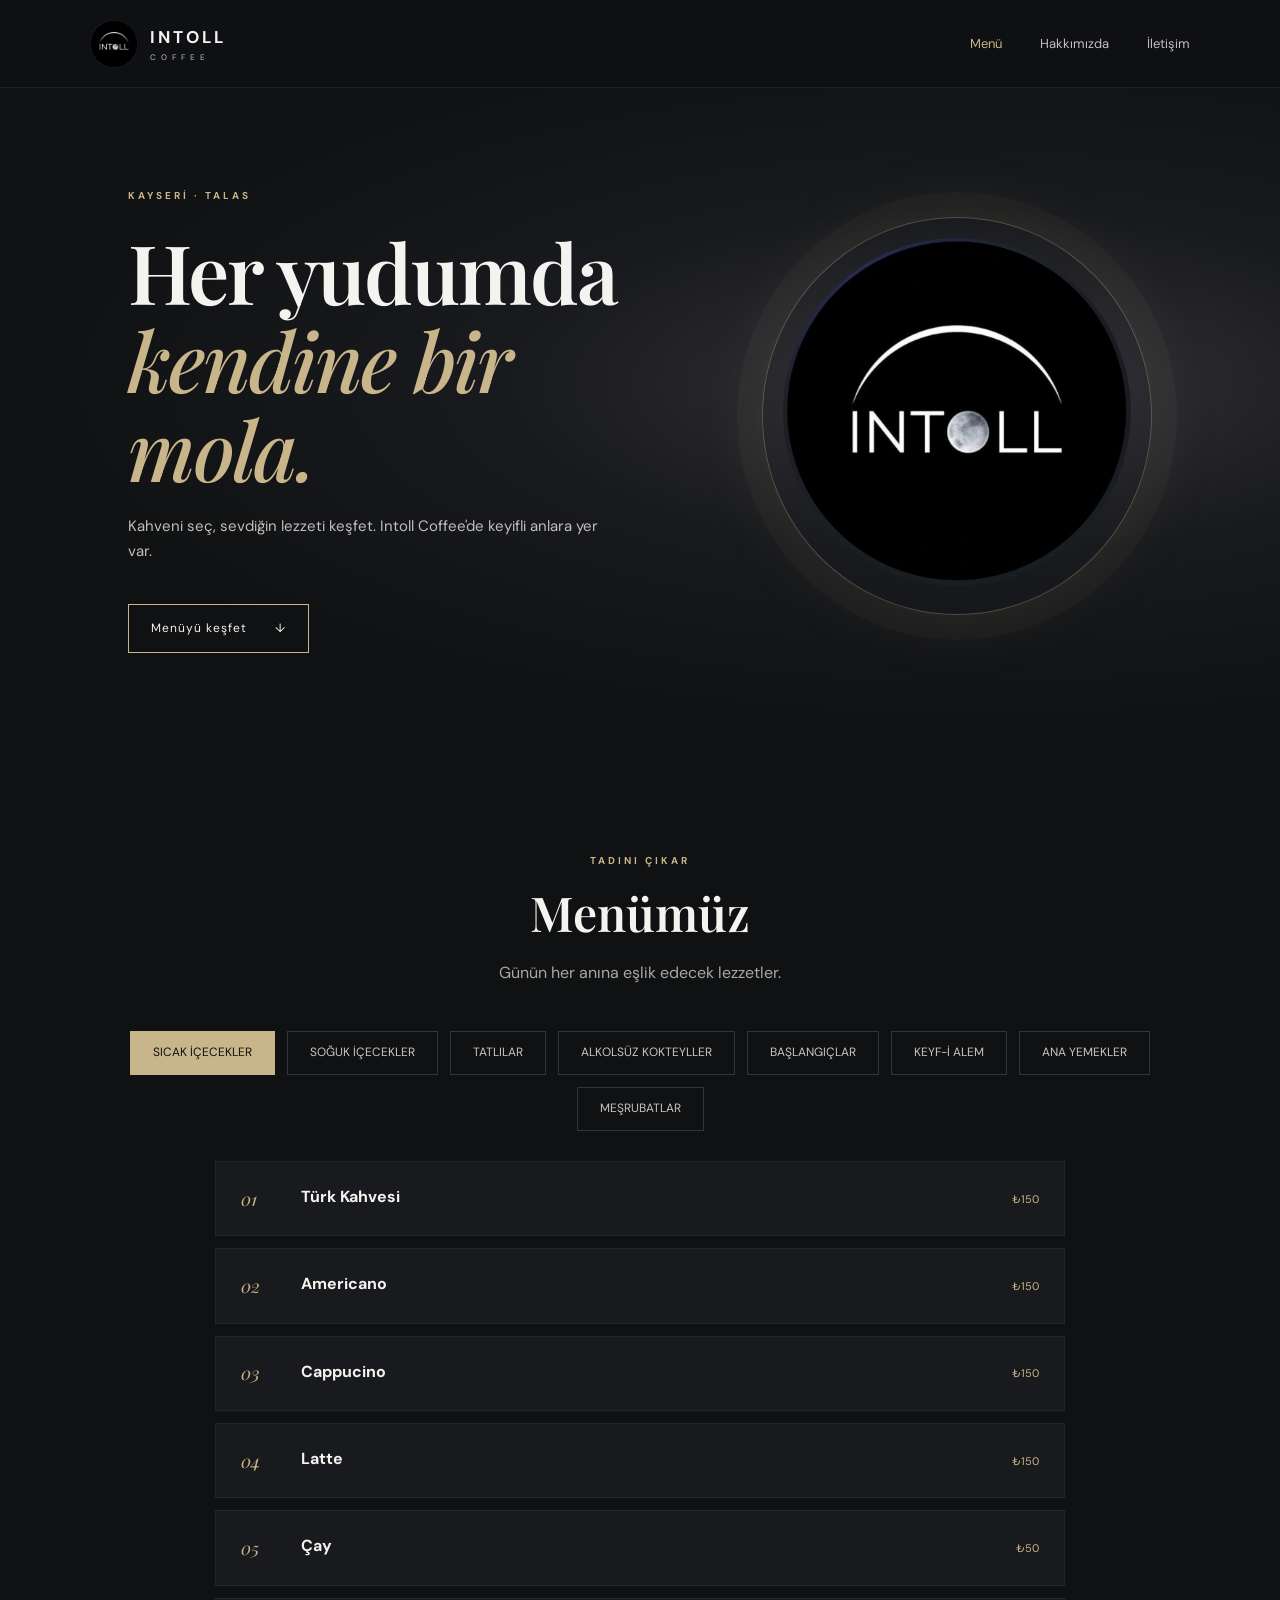
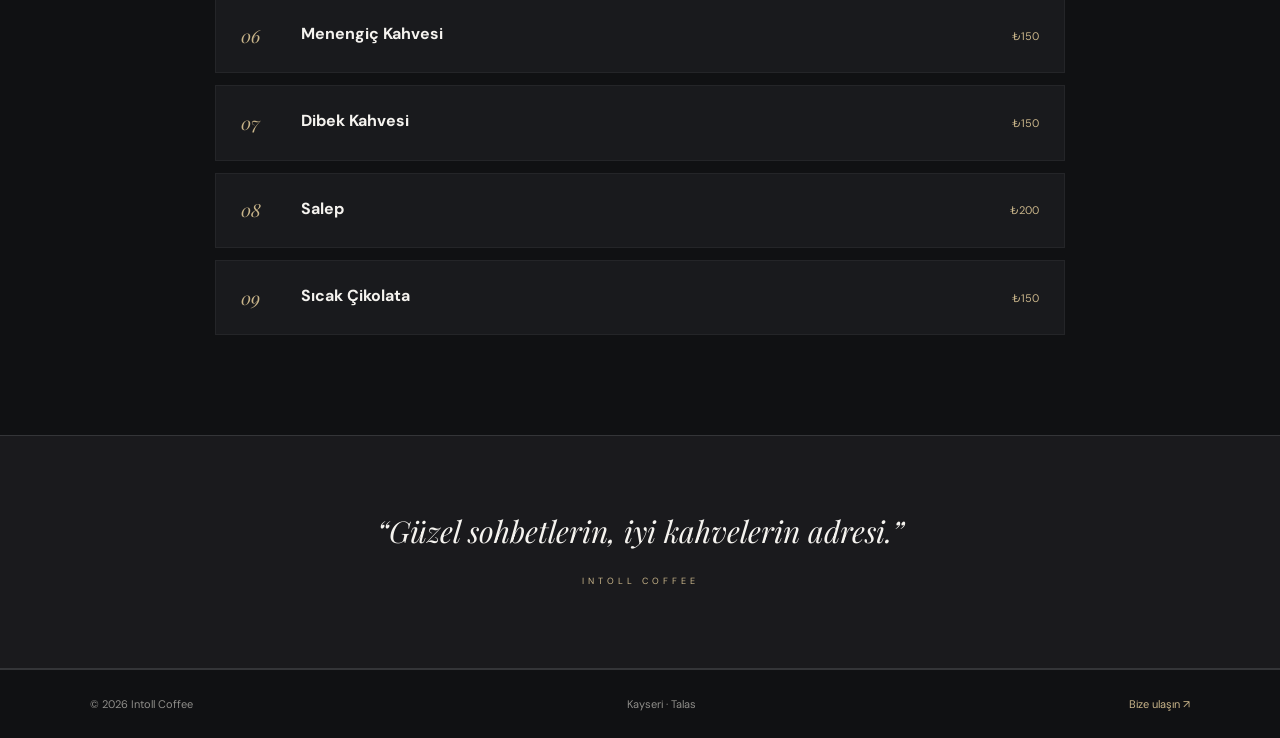
<file: index.html>
<!DOCTYPE html>
<html lang="tr">
<head>
  <meta charset="UTF-8"><meta name="viewport" content="width=device-width, initial-scale=1">
  <meta name="description" content="Intoll Coffee — Kayseri Talas'ta kahve, lezzet ve keyifli anlar.">
  <title>Menü | Intoll Coffee</title><link rel="stylesheet" href="style.css">
</head>
<body>
<header class="site-header"><a class="brand" href="index.html"><img src="assets/intoll-logo.jpg" alt="Intoll Coffee logosu"><span>INTOLL <small>COFFEE</small></span></a>
<button class="nav-toggle" aria-label="Menüyü aç" aria-expanded="false">☰</button>
<nav class="nav"><a class="active" href="index.html">Menü</a><a href="about.html">Hakkımızda</a><a href="contact.html">İletişim</a></nav></header>
<main>
<section class="hero menu-hero"><div class="hero-content"><p class="eyebrow">KAYSERİ · TALAS</p><h1>Her yudumda<br><em>kendine bir mola.</em></h1><p>Kahveni seç, sevdiğin lezzeti keşfet. Intoll Coffee'de keyifli anlara yer var.</p><a class="button" href="#menu">Menüyü keşfet <span>↓</span></a></div><div class="hero-orbit"><img src="assets/intoll-logo.jpg" alt="Intoll Coffee"></div></section>
<section id="menu" class="section menu-section"><div class="section-heading"><p class="eyebrow">TADINI ÇIKAR</p><h2>Menümüz</h2><p>Günün her anına eşlik edecek lezzetler.</p></div>
<div class="menu-tabs" role="tablist"><button class="tab active" data-category="coffee">SICAK İÇECEKLER</button><button class="tab" data-category="cold_coffee">SOĞUK İÇECEKLER</button><button class="tab" data-category="dessert">TATLILAR</button><button class="tab" data-category="noAlcohol">ALKOLSÜZ KOKTEYLLER</button><button class="tab" data-category="starter">BAŞLANGIÇLAR</button><button class="tab" data-category="keyif">KEYF-İ ALEM</button><button class="tab" data-category="main">ANA YEMEKLER</button><button class="tab" data-category="mesrubat">MEŞRUBATLAR</button></div>
<div class="menu-grid" id="menu-items">
<article class="menu-card"><span class="menu-number">01</span><div><h3>Türk Kahvesi</h3></div><span class="price">150₺</span></article>
<article class="menu-card"><span class="menu-number">02</span><div><h3>Americano</h3></div><span class="price">150₺</span></article>
<article class="menu-card"><span class="menu-number">03</span><div><h3>Cappucino</h3></div><span class="price">150₺</span></article>
<article class="menu-card"><span class="menu-number">04</span><div><h3>Latte</h3></div><span class="price">150₺</span></article>
<article class="menu-card"><span class="menu-number">05</span><div><h3>Çay</h3></div><span class="price">50₺</span></article>
<article class="menu-card"><span class="menu-number">06</span><div><h3>Menengiç Kahvesi</h3></div><span class="price">150₺</span></article>
<article class="menu-card"><span class="menu-number">07</span><div><h3>Dibek Kahvesi</h3></div><span class="price">150₺</span></article>
<article class="menu-card"><span class="menu-number">08</span><div><h3>Salep</h3></div><span class="price">200₺</span></article>
<article class="menu-card"><span class="menu-number">09</span><div><h3>Sıcak Çikolata</h3></div><span class="price">150₺</span></article>

</div>
</section>
<section class="quote-band"><p>“Güzel sohbetlerin, iyi kahvelerin adresi.”</p><span>INTOLL COFFEE</span></section>
</main>
<footer><span>© <span id="year"></span> Intoll Coffee</span><span>Kayseri · Talas</span><a href="contact.html">Bize ulaşın ↗</a></footer>
<script src="script.js"></script></body></html>
</file>
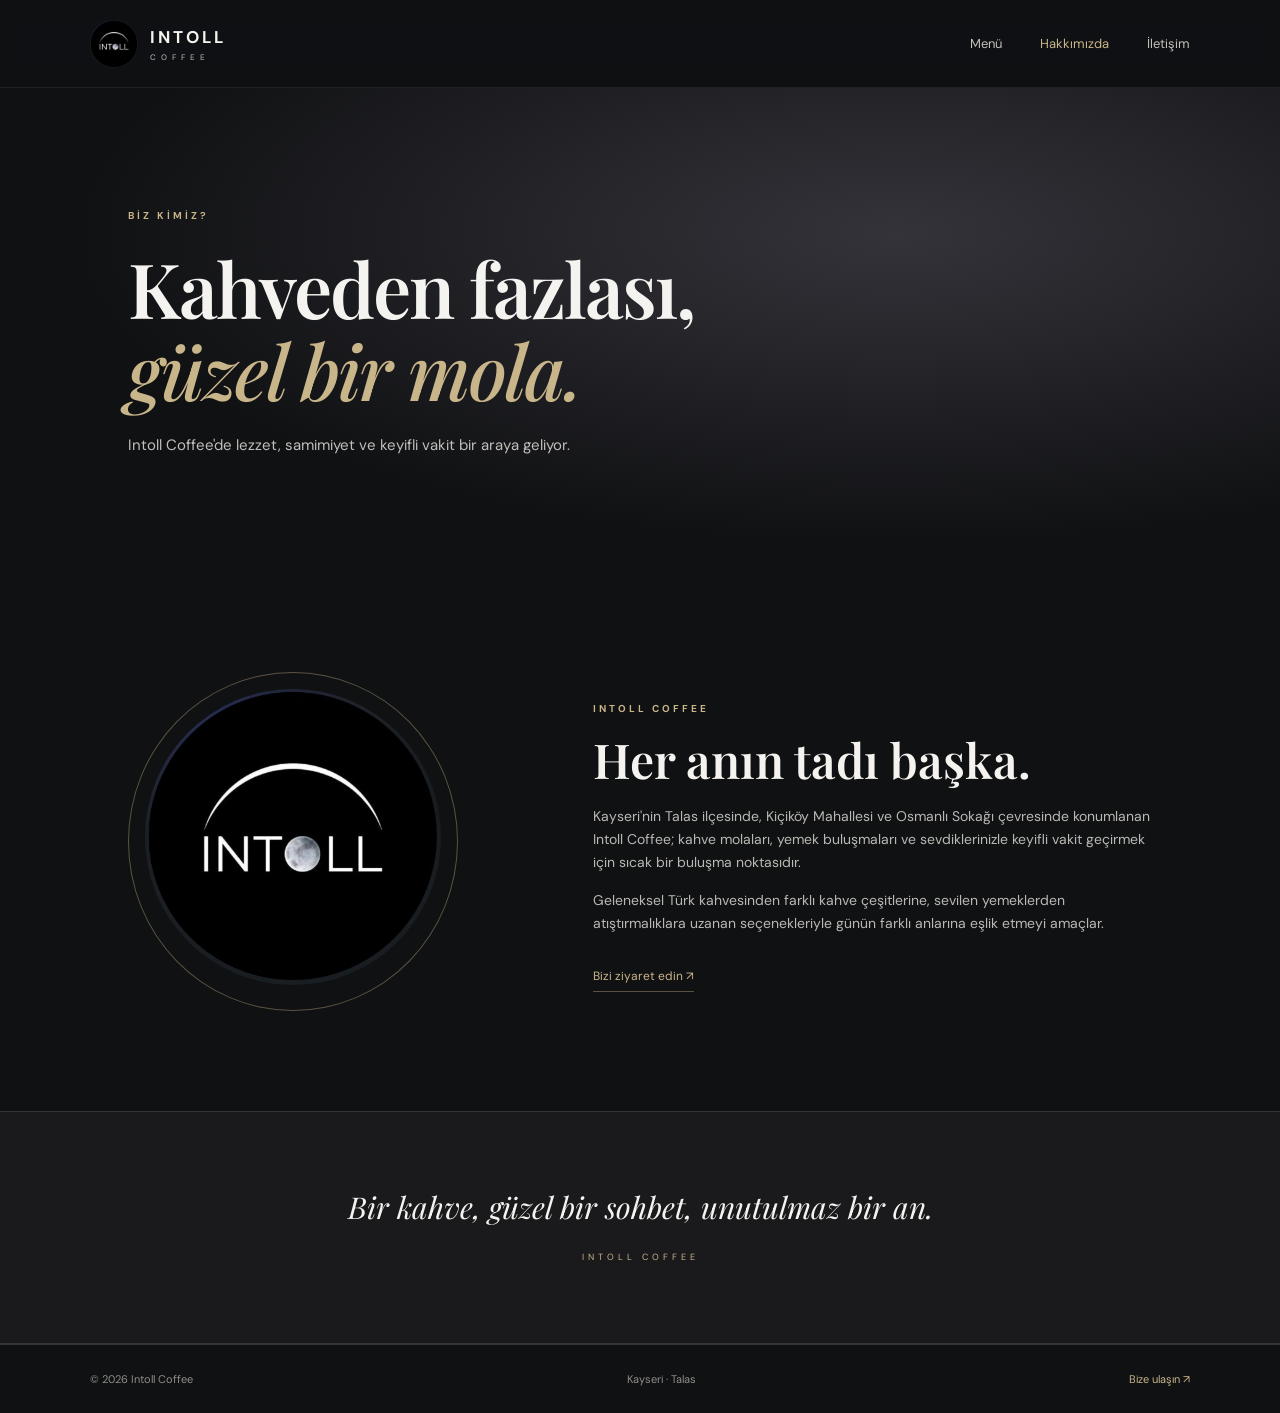
<file: about.html>
<!DOCTYPE html>
<html lang="tr"><head><meta charset="UTF-8"><meta name="viewport" content="width=device-width, initial-scale=1"><title>Hakkımızda | Intoll Coffee</title><link rel="stylesheet" href="style.css"></head>
<body><header class="site-header"><a class="brand" href="index.html"><img src="assets/intoll-logo.jpg" alt="Intoll Coffee logosu"><span>INTOLL <small>COFFEE</small></span></a><button class="nav-toggle" aria-label="Menüyü aç" aria-expanded="false">☰</button><nav class="nav"><a href="index.html">Menü</a><a class="active" href="about.html">Hakkımızda</a><a href="contact.html">İletişim</a></nav></header>
<main><section class="inner-hero"><p class="eyebrow">BİZ KİMİZ?</p><h1>Kahveden fazlası,<br><em>güzel bir mola.</em></h1><p>Intoll Coffee'de lezzet, samimiyet ve keyifli vakit bir araya geliyor.</p></section>
<section class="section about-layout"><div class="about-mark"><img src="assets/intoll-logo.jpg" alt="Intoll Coffee logosu"></div><div><p class="eyebrow">INTOLL COFFEE</p><h2>Her anın tadı başka.</h2><p>Kayseri'nin Talas ilçesinde, Kiçiköy Mahallesi ve Osmanlı Sokağı çevresinde konumlanan Intoll Coffee; kahve molaları, yemek buluşmaları ve sevdiklerinizle keyifli vakit geçirmek için sıcak bir buluşma noktasıdır.</p><p>Geleneksel Türk kahvesinden farklı kahve çeşitlerine, sevilen yemeklerden atıştırmalıklara uzanan seçenekleriyle günün farklı anlarına eşlik etmeyi amaçlar.</p><a class="text-link" href="contact.html">Bizi ziyaret edin ↗</a></div></section>
<section class="quote-band"><p>Bir kahve, güzel bir sohbet, unutulmaz bir an.</p><span>INTOLL COFFEE</span></section></main>
<footer><span>© <span id="year"></span> Intoll Coffee</span><span>Kayseri · Talas</span><a href="contact.html">Bize ulaşın ↗</a></footer><script src="script.js"></script></body></html>
</file>
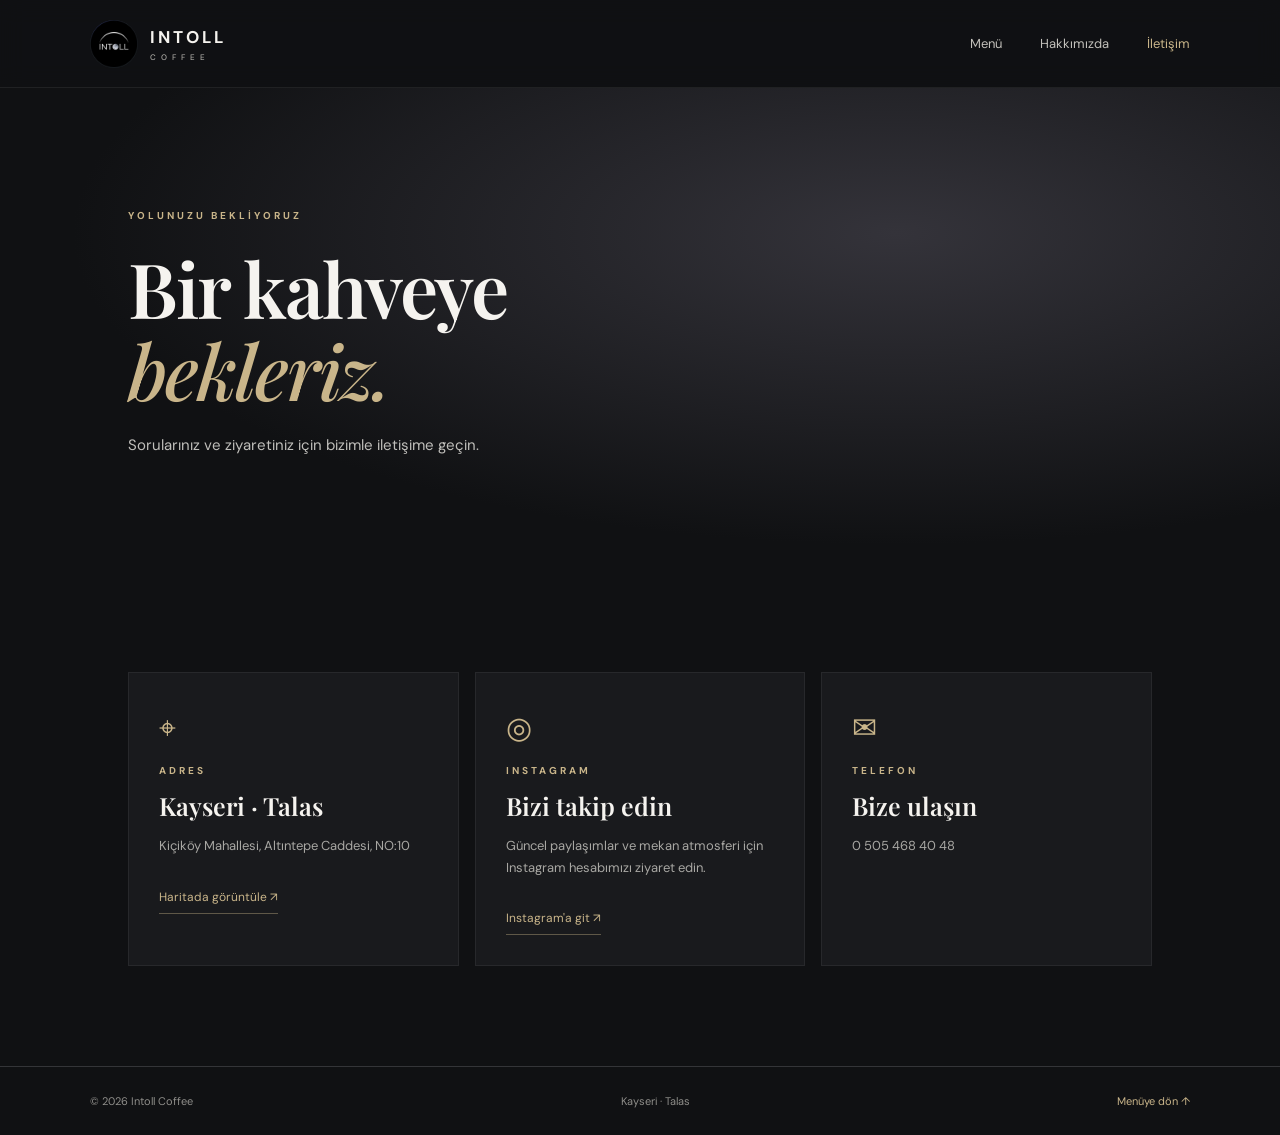
<file: contact.html>
<!DOCTYPE html>
<html lang="tr"><head><meta charset="UTF-8"><meta name="viewport" content="width=device-width, initial-scale=1"><title>İletişim | Intoll Coffee</title><link rel="stylesheet" href="style.css"></head>
<body><header class="site-header"><a class="brand" href="index.html"><img src="assets/intoll-logo.jpg" alt="Intoll Coffee logosu"><span>INTOLL <small>COFFEE</small></span></a><button class="nav-toggle" aria-label="Menüyü aç" aria-expanded="false">☰</button><nav class="nav"><a href="index.html">Menü</a><a href="about.html">Hakkımızda</a><a class="active" href="contact.html">İletişim</a></nav></header>
<main><section class="inner-hero"><p class="eyebrow">YOLUNUZU BEKLİYORUZ</p><h1>Bir kahveye<br><em>bekleriz.</em></h1><p>Sorularınız ve ziyaretiniz için bizimle iletişime geçin.</p></section>
<section class="section contact-grid"><article class="contact-card"><span class="contact-icon">⌖</span><p class="eyebrow">ADRES</p><h2>Kayseri · Talas</h2><p>Kiçiköy Mahallesi, Altıntepe Caddesi, NO:10</p><a class="text-link" target="_blank" rel="noopener" href="https://www.google.com/maps/search/?api=1&query=Intoll+Coffee+Talas+Kayseri">Haritada görüntüle ↗</a></article>
<article class="contact-card"><span class="contact-icon">◎</span><p class="eyebrow">INSTAGRAM</p><h2>Bizi takip edin</h2><p>Güncel paylaşımlar ve mekan atmosferi için Instagram hesabımızı ziyaret edin.</p><a class="text-link" target="_blank" rel="noopener" href="https://www.instagram.com/intollcoffee/">Instagram'a git ↗</a></article>
<article class="contact-card"><span class="contact-icon">✉</span><p class="eyebrow">TELEFON</p><h2>Bize ulaşın</h2><p>0 505 468 40 48</p><span class="muted"></span></article></section>
</main><footer><span>© <span id="year"></span> Intoll Coffee</span><span>Kayseri · Talas</span><a href="index.html">Menüye dön ↑</a></footer><script src="script.js"></script></body></html>
</file>
<file: style.css>
@import url('https://fonts.googleapis.com/css2?family=DM+Sans:wght@400;500;600;700&family=Playfair+Display:ital,wght@0,500;0,600;0,700;1,500;1,600&display=swap');
:root{--bg:#101113;--panel:#191a1d;--white:#f5f3ef;--muted:#a8a7a3;--line:#343538;--accent:#c9b58a}*{box-sizing:border-box}html{scroll-behavior:smooth;scroll-padding-top:90px}body{margin:0;background:var(--bg);color:var(--white);font-family:'DM Sans',sans-serif;line-height:1.65}a{color:inherit;text-decoration:none}.site-header{height:88px;padding:0 7%;display:flex;align-items:center;justify-content:space-between;border-bottom:1px solid #ffffff12;background:#101113f2;position:sticky;top:0;z-index:10;backdrop-filter:blur(12px)}.brand{display:flex;align-items:center;gap:12px;font-weight:700;letter-spacing:3px;font-size:17px}.brand img{width:48px;height:48px;object-fit:cover;border-radius:50%}.brand small{display:block;font-size:8px;letter-spacing:5px;color:var(--muted);font-weight:500}.nav{display:flex;gap:38px}.nav a{font-size:13px;color:#c2c0bb;transition:.2s}.nav a:hover,.nav a.active{color:var(--accent)}.nav-toggle{display:none;background:none;color:white;border:0;font-size:25px}.hero{min-height:650px;padding:90px 10%;display:flex;align-items:center;justify-content:space-between;gap:50px;background:radial-gradient(ellipse at 76% 45%,#34333a 0%,#191a1d 34%,#101113 70%)}.hero-content{max-width:570px}.eyebrow{font-size:10px;letter-spacing:3px;color:var(--accent);font-weight:700}.hero h1,.inner-hero h1{font:600 clamp(48px,7vw,82px)/1.08 'Playfair Display',serif;letter-spacing:-2px;margin:22px 0}.hero h1 em,.inner-hero h1 em{color:var(--accent);font-weight:500}.hero-content>p:not(.eyebrow),.inner-hero>p:not(.eyebrow){max-width:470px;color:#c0bfbb;font-size:15px}.button{display:inline-flex;gap:28px;align-items:center;margin-top:25px;padding:14px 22px;border:1px solid var(--accent);font-size:12px;letter-spacing:1px;transition:.2s}.button:hover{background:var(--accent);color:#111}.hero-orbit{width:min(36vw,390px);aspect-ratio:1;border:1px solid #c9b58a55;border-radius:50%;padding:20px;box-shadow:0 0 0 25px #c9b58a08,0 0 80px #c9b58a16}.hero-orbit img,.about-mark img{width:100%;height:100%;object-fit:cover;border-radius:50%}.section{padding:100px 10%}.section-heading{text-align:center}.section-heading h2,.about-layout h2{font:600 48px 'Playfair Display',serif;margin:5px 0 10px}.section-heading>p:last-child{color:var(--muted)}.menu-tabs{display:flex;justify-content:center;gap:12px;margin:45px 0 30px;flex-wrap:wrap}.tab{background:transparent;border:1px solid var(--line);color:#c8c6c1;padding:11px 22px;font:inherit;font-size:12px;cursor:pointer}.tab.active,.tab:hover{background:var(--accent);color:#111;border-color:var(--accent)}.menu-grid{max-width:850px;margin:auto;display:grid;gap:12px}.menu-card{display:grid;grid-template-columns:45px 1fr auto;align-items:center;gap:15px;padding:22px 25px;background:var(--panel);border:1px solid #ffffff0c}.menu-number{color:var(--accent);font:italic 18px 'Playfair Display',serif}.menu-card h3{font-size:16px;margin:0 0 3px}.menu-card p{font-size:12px;color:var(--muted);margin:0}.price{font-size:11px;color:var(--accent);white-space:nowrap}.menu-note{text-align:center;color:#85837f;font-size:11px;margin-top:25px}.quote-band{text-align:center;padding:75px 20px;background:#1a1a1d;border-block:1px solid var(--line)}.quote-band p{font:italic 30px 'Playfair Display',serif;margin:0 0 15px}.quote-band span{font-size:9px;letter-spacing:4px;color:var(--accent)}.inner-hero{padding:110px 10% 100px;background:radial-gradient(ellipse at 70% 30%,#34333a,#101113 65%)}.inner-hero h1{font-size:clamp(48px,7vw,76px)}.about-layout{display:grid;grid-template-columns:minmax(220px, .8fr) 1.2fr;gap:9%;align-items:center}.about-mark{width:min(100%,330px);aspect-ratio:1;padding:16px;border:1px solid #c9b58a66;border-radius:50%}.about-layout p:not(.eyebrow){color:#b9b8b4;font-size:14px}.text-link{display:inline-block;color:var(--accent);font-size:12px;margin-top:18px;border-bottom:1px solid #c9b58a66;padding-bottom:5px}.contact-grid{display:grid;grid-template-columns:repeat(3,1fr);gap:16px}.contact-card{background:var(--panel);border:1px solid #ffffff10;padding:30px;min-height:270px}.contact-icon{font-size:30px;color:var(--accent)}.contact-card h2{font:600 25px 'Playfair Display',serif;margin:8px 0}.contact-card p:not(.eyebrow){font-size:13px;color:var(--muted)}.muted{font-size:11px;color:#888}footer{padding:25px 7%;border-top:1px solid var(--line);display:flex;justify-content:space-between;gap:20px;color:#8f8e8a;font-size:11px}footer a{color:var(--accent)}@media(max-width:760px){.site-header{height:72px;padding:0 6%}.brand img{width:42px;height:42px}.nav-toggle{display:block}.nav{display:none;position:absolute;top:72px;left:0;right:0;padding:22px 7%;background:#17181b;border-bottom:1px solid var(--line);flex-direction:column;gap:18px}.nav.open{display:flex}.hero{min-height:auto;padding:85px 8%;display:block}.hero-orbit{width:210px;margin:65px auto 0}.hero h1{font-size:54px}.section{padding:75px 7%}.section-heading h2,.about-layout h2{font-size:40px}.menu-card{grid-template-columns:28px 1fr;gap:10px;padding:18px}.price{grid-column:2}.inner-hero{padding:85px 8%}.about-layout{grid-template-columns:1fr;gap:40px}.about-mark{width:220px;margin:auto}.contact-grid{grid-template-columns:1fr}.contact-card{min-height:auto}footer{flex-wrap:wrap;padding:22px 7%}}
</file>
